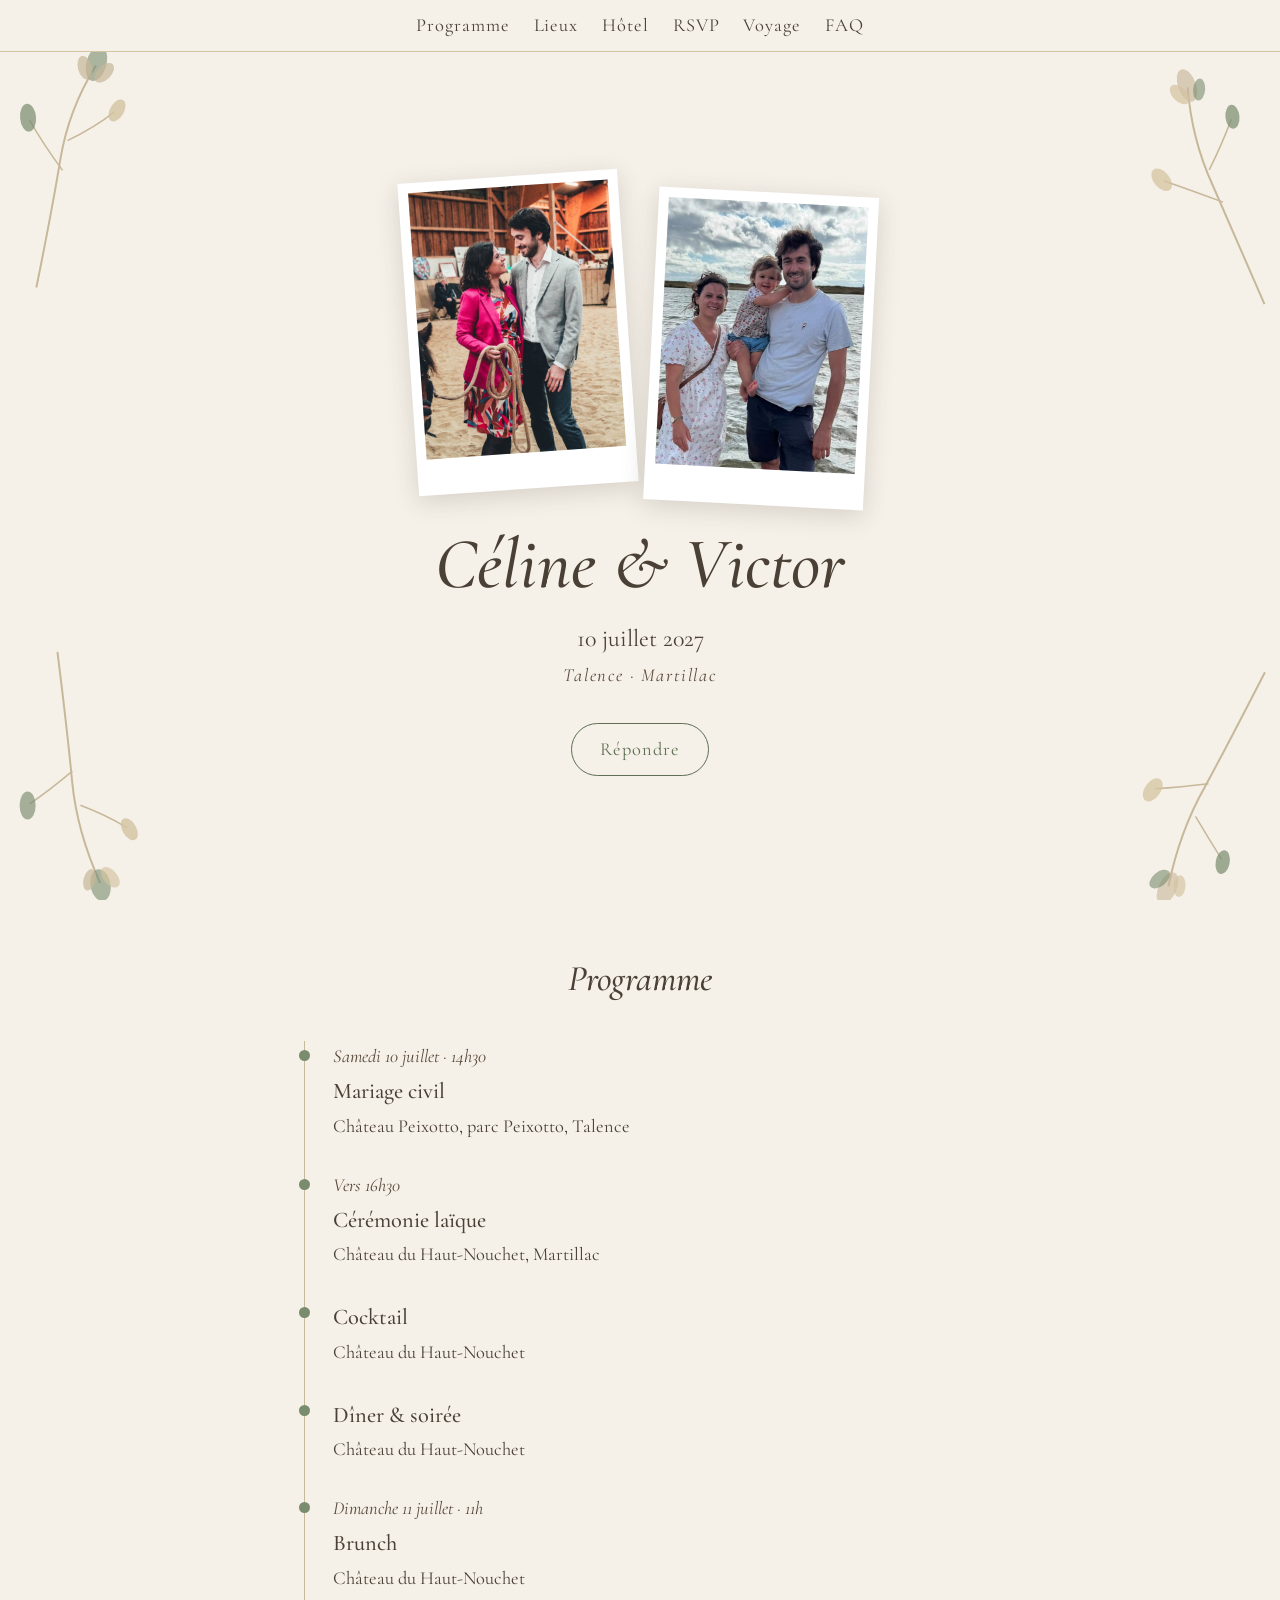
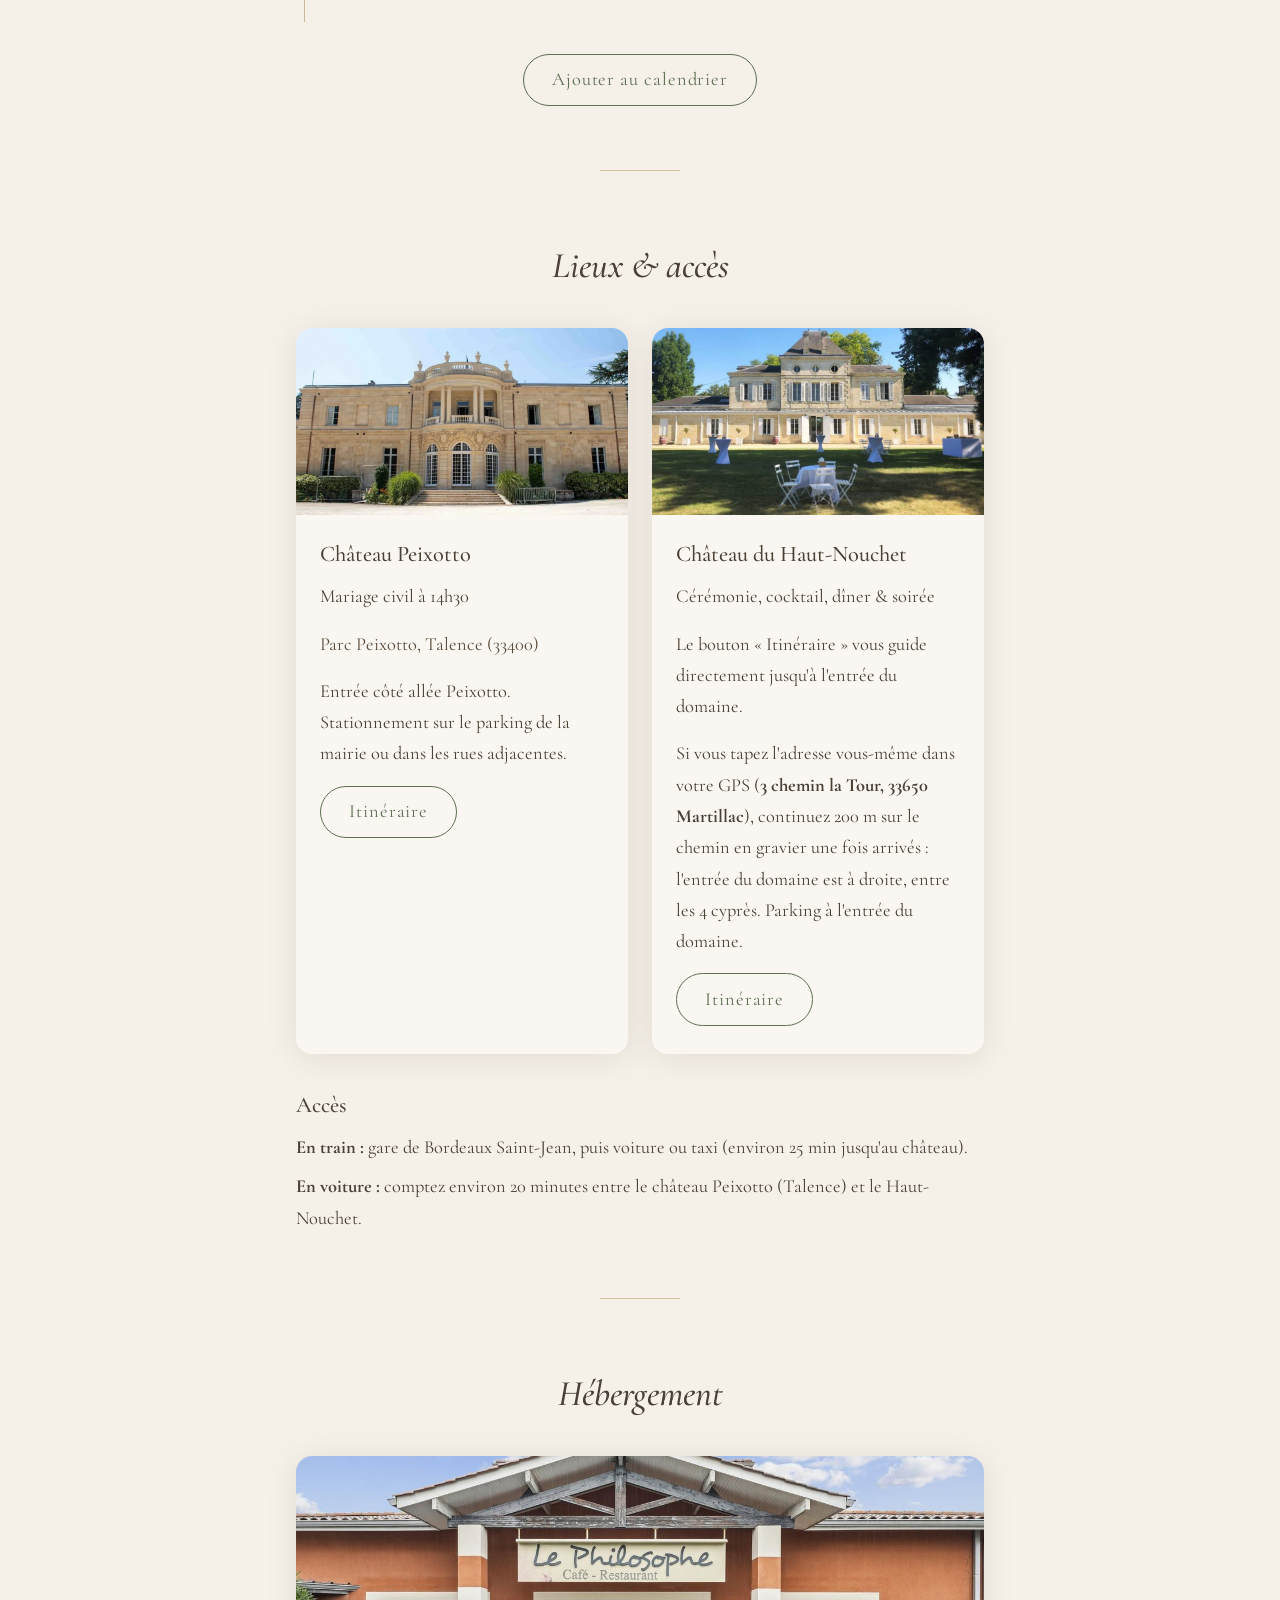
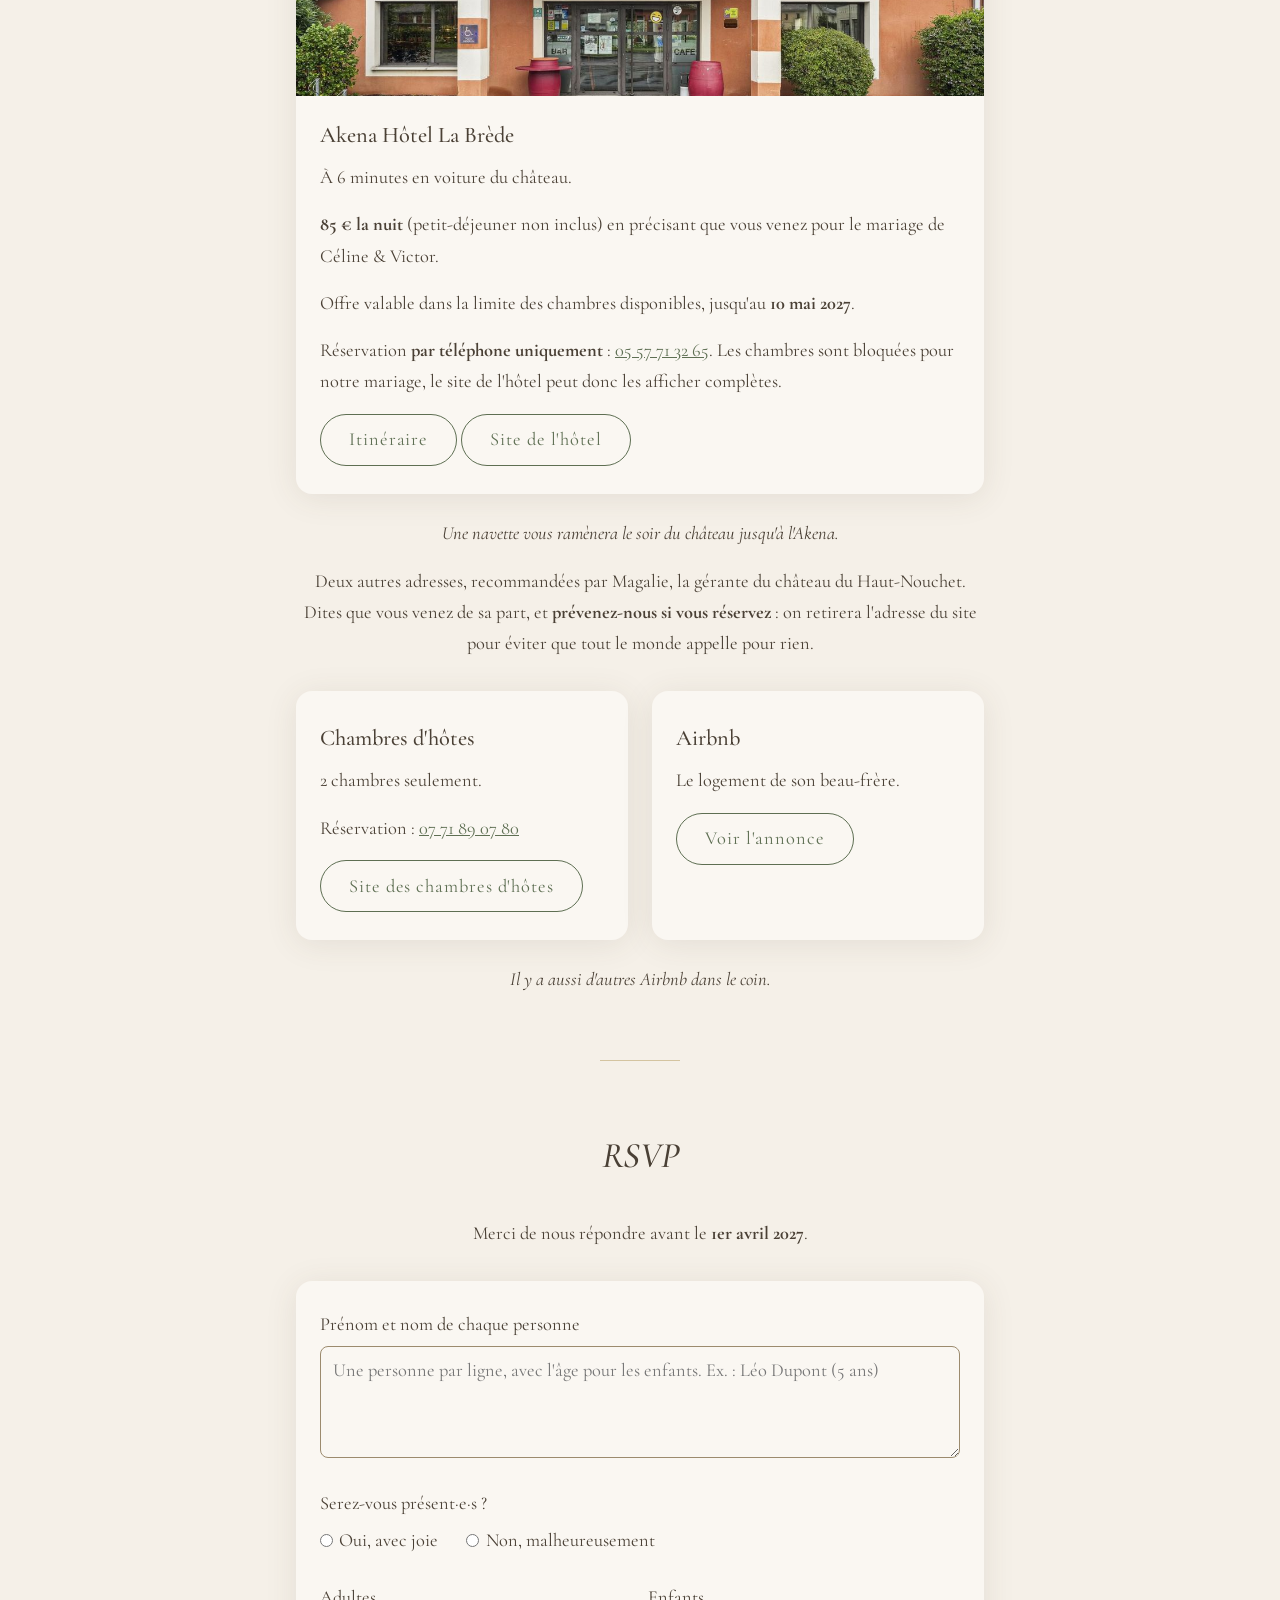
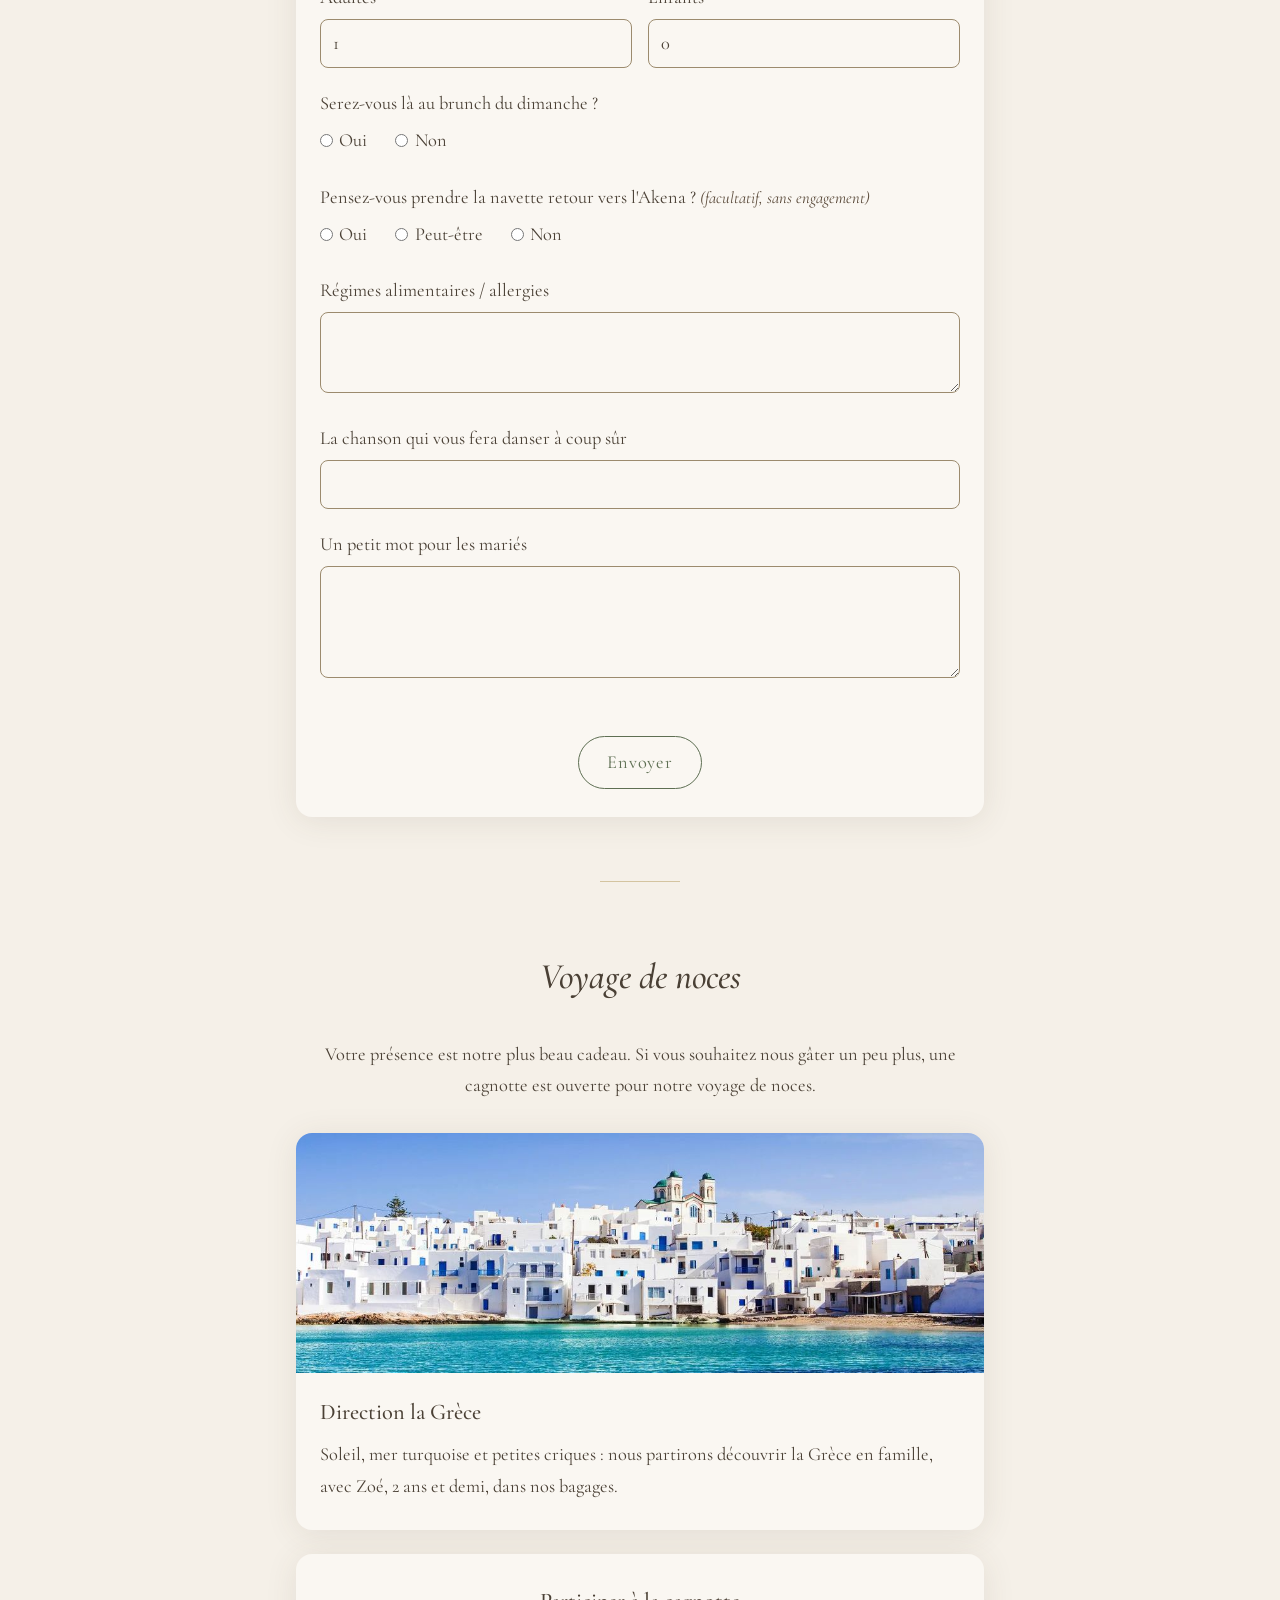
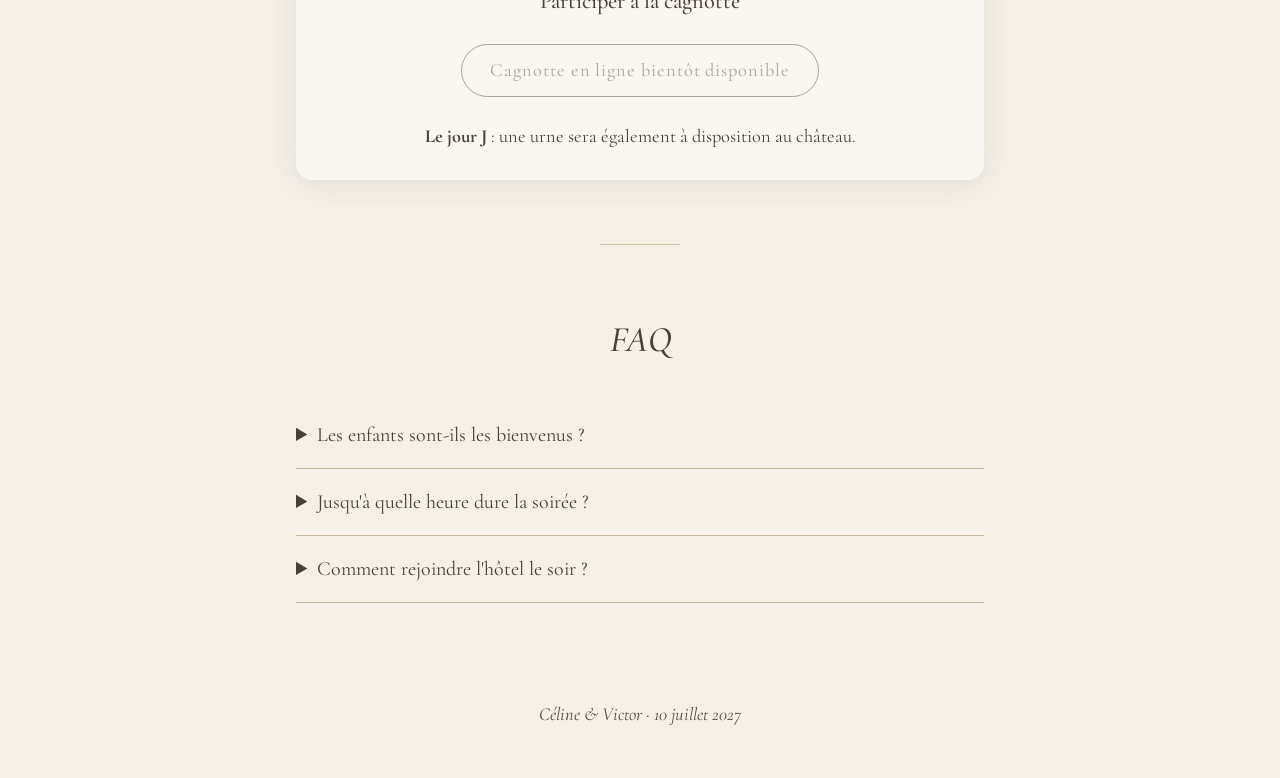
<file: index.html>
<!DOCTYPE html>
<html lang="fr">
<head>
  <meta charset="UTF-8" />
  <meta name="robots" content="noindex" />
  <meta name="viewport" content="width=device-width, initial-scale=1.0" />
  <title>Céline & Victor — 10 juillet 2027</title>
  <meta name="description" content="Mariage de Céline & Victor, 10 juillet 2027, Talence & Martillac" />
  <meta property="og:title" content="Céline &amp; Victor — 10 juillet 2027" />
  <meta property="og:description" content="Programme, lieux, hébergement et RSVP de notre mariage." />
  <!-- ponytail: URL absolue de l'emplacement final (racine), valide après le lancement -->
  <meta property="og:image" content="https://vico4445.github.io/site_mariage/photos/Photo_celine_victor.jpeg" />
  <meta property="og:type" content="website" />
  <link rel="icon" href="data:image/svg+xml,<svg xmlns='http://www.w3.org/2000/svg' viewBox='0 0 100 100'><text y='.9em' font-size='90' fill='%237a8c6e'>♡</text></svg>" />
  <link rel="preconnect" href="https://fonts.googleapis.com" />
  <link href="https://fonts.googleapis.com/css2?family=Cormorant+Garamond:ital,wght@0,400;0,500;1,400&display=swap" rel="stylesheet" />
  <link rel="stylesheet" href="style.css?v=5" />
</head>
<body>

  <nav class="nav" aria-label="Sections">
    <a href="#programme">Programme</a>
    <a href="#lieux">Lieux</a>
    <a href="#hebergement">Hôtel</a>
    <a href="#rsvp">RSVP</a>
    <a href="#voyage">Voyage</a>
    <a href="#faq">FAQ</a>
  </nav>

  <header id="accueil" class="hero">
    <div class="flowers" aria-hidden="true">
      <!-- top-left -->
      <svg class="flower flower--tl" viewBox="0 0 200 300" fill="none" xmlns="http://www.w3.org/2000/svg">
        <path d="M100 280 Q95 200 90 150 Q85 100 100 50" stroke="#c8b89a" stroke-width="2" />
        <path d="M95 160 Q70 140 50 120" stroke="#c8b89a" stroke-width="1.5" />
        <ellipse cx="48" cy="118" rx="8" ry="14" fill="#7a8c6e" opacity="0.7" transform="rotate(-20 48 118)" />
        <path d="M92 130 Q115 110 130 90" stroke="#c8b89a" stroke-width="1.5" />
        <ellipse cx="132" cy="88" rx="7" ry="12" fill="#d4c4a0" opacity="0.8" transform="rotate(15 132 88)" />
        <ellipse cx="100" cy="48" rx="10" ry="18" fill="#7a8c6e" opacity="0.6" />
        <ellipse cx="90" cy="55" rx="7" ry="12" fill="#c8b89a" opacity="0.7" transform="rotate(-30 90 55)" />
        <ellipse cx="110" cy="55" rx="7" ry="12" fill="#c8b89a" opacity="0.7" transform="rotate(30 110 55)" />
      </svg>
      <!-- top-right -->
      <svg class="flower flower--tr" viewBox="0 0 200 300" fill="none" xmlns="http://www.w3.org/2000/svg">
        <path d="M100 280 Q105 200 108 150 Q112 100 98 50" stroke="#c8b89a" stroke-width="2" />
        <path d="M104 170 Q130 148 152 130" stroke="#c8b89a" stroke-width="1.5" />
        <ellipse cx="154" cy="128" rx="8" ry="13" fill="#d4c4a0" opacity="0.75" transform="rotate(20 154 128)" />
        <path d="M106 135 Q85 115 68 95" stroke="#c8b89a" stroke-width="1.5" />
        <ellipse cx="66" cy="93" rx="7" ry="12" fill="#7a8c6e" opacity="0.7" transform="rotate(-15 66 93)" />
        <ellipse cx="98" cy="48" rx="9" ry="17" fill="#c8b89a" opacity="0.65" />
        <ellipse cx="88" cy="56" rx="6" ry="11" fill="#7a8c6e" opacity="0.6" transform="rotate(-25 88 56)" />
        <ellipse cx="108" cy="54" rx="7" ry="12" fill="#d4c4a0" opacity="0.7" transform="rotate(25 108 54)" />
      </svg>
      <!-- bottom-left -->
      <svg class="flower flower--bl" viewBox="0 0 200 300" fill="none" xmlns="http://www.w3.org/2000/svg">
        <path d="M100 20 Q96 100 92 150 Q88 200 102 255" stroke="#c8b89a" stroke-width="2" />
        <path d="M94 140 Q68 155 46 165" stroke="#c8b89a" stroke-width="1.5" />
        <ellipse cx="44" cy="166" rx="8" ry="14" fill="#7a8c6e" opacity="0.65" transform="rotate(10 44 166)" />
        <path d="M96 175 Q118 188 138 205" stroke="#c8b89a" stroke-width="1.5" />
        <ellipse cx="140" cy="207" rx="7" ry="12" fill="#d4c4a0" opacity="0.8" transform="rotate(-20 140 207)" />
        <ellipse cx="102" cy="257" rx="10" ry="16" fill="#7a8c6e" opacity="0.6" />
        <ellipse cx="92" cy="250" rx="6" ry="11" fill="#c8b89a" opacity="0.7" transform="rotate(25 92 250)" />
        <ellipse cx="113" cy="251" rx="7" ry="12" fill="#d4c4a0" opacity="0.65" transform="rotate(-30 113 251)" />
      </svg>
      <!-- bottom-right -->
      <svg class="flower flower--br" viewBox="0 0 200 300" fill="none" xmlns="http://www.w3.org/2000/svg">
        <path d="M100 20 Q103 100 106 150 Q110 200 97 255" stroke="#c8b89a" stroke-width="2" />
        <path d="M104 145 Q128 160 150 172" stroke="#c8b89a" stroke-width="1.5" />
        <ellipse cx="152" cy="174" rx="8" ry="13" fill="#d4c4a0" opacity="0.75" transform="rotate(-10 152 174)" />
        <path d="M102 180 Q80 195 60 208" stroke="#c8b89a" stroke-width="1.5" />
        <ellipse cx="58" cy="210" rx="7" ry="12" fill="#7a8c6e" opacity="0.7" transform="rotate(15 58 210)" />
        <ellipse cx="97" cy="257" rx="9" ry="17" fill="#c8b89a" opacity="0.6" />
        <ellipse cx="87" cy="250" rx="6" ry="11" fill="#d4c4a0" opacity="0.65" transform="rotate(20 87 250)" />
        <ellipse cx="108" cy="252" rx="7" ry="12" fill="#7a8c6e" opacity="0.6" transform="rotate(-25 108 252)" />
      </svg>
    </div>
    <div class="hero-content">
      <div class="polas">
        <figure class="pola"><img src="photos/Photo_celine_victor.jpeg" width="600" height="902" alt="Céline et Victor" /></figure>
        <figure class="pola"><img src="photos/a-trois.jpg" width="600" height="807" alt="Céline, Victor et leur fille" /></figure>
      </div>
      <p class="names">Céline &amp; Victor</p>
      <p class="hero-date">10 juillet 2027</p>
      <p class="hero-place">Talence · Martillac</p>
      <a class="btn" href="#rsvp">Répondre</a>
    </div>
  </header>

  <main>
    <section class="section" id="programme">
      <h2 class="section-title">Programme</h2>
      <ol class="timeline">
        <li>
          <time datetime="2027-07-10T14:30">Samedi 10 juillet · 14h30</time>
          <h3>Mariage civil</h3>
          <p>Château Peixotto, parc Peixotto, Talence</p>
        </li>
        <li>
          <time datetime="2027-07-10T16:30">Vers 16h30</time>
          <h3>Cérémonie laïque</h3>
          <p>Château du Haut-Nouchet, Martillac</p>
        </li>
        <li>
          <h3>Cocktail</h3>
          <p>Château du Haut-Nouchet</p>
        </li>
        <li>
          <h3>Dîner &amp; soirée</h3>
          <p>Château du Haut-Nouchet</p>
        </li>
        <li>
          <time datetime="2027-07-11T11:00">Dimanche 11 juillet · 11h</time>
          <h3>Brunch</h3>
          <p>Château du Haut-Nouchet</p>
        </li>
      </ol>
      <p class="center"><a class="btn" href="mariage.ics" download>Ajouter au calendrier</a></p>
    </section>

    <div class="ornament" aria-hidden="true"></div>

    <section class="section" id="lieux">
      <h2 class="section-title">Lieux &amp; accès</h2>
      <div class="cards">
        <article class="card">
          <img class="card-img" src="photos/peixotto.jpg" width="1200" height="578" alt="Façade du château Peixotto" loading="lazy" />
          <h3>Château Peixotto</h3>
          <p>Mariage civil à 14h30</p>
          <p class="address">Parc Peixotto, Talence (33400)</p>
          <p>Entrée côté allée Peixotto. Stationnement sur le parking de la mairie ou dans les rues adjacentes.</p>
          <a class="btn" target="_blank" rel="noopener" href="https://www.google.com/maps/search/?api=1&amp;query=Ch%C3%A2teau%20Peixotto%20Talence">Itinéraire</a>
        </article>
        <article class="card">
          <img class="card-img" src="photos/haut-nouchet.jpg" width="960" height="640" alt="Le château du Haut-Nouchet et son parc" loading="lazy" />
          <h3>Château du Haut-Nouchet</h3>
          <p>Cérémonie, cocktail, dîner &amp; soirée</p>
          <p>Le bouton « Itinéraire » vous guide directement jusqu'à l'entrée du domaine.</p>
          <p>Si vous tapez l'adresse vous-même dans votre GPS (<strong>3 chemin la Tour, 33650 Martillac</strong>), continuez 200 m sur le chemin en gravier une fois arrivés : l'entrée du domaine est à droite, entre les 4 cyprès. Parking à l'entrée du domaine.</p>
          <a class="btn" target="_blank" rel="noopener" href="https://maps.app.goo.gl/7JC45b2VaF2ee1o2A">Itinéraire</a>
        </article>
      </div>
      <div class="access">
        <h3>Accès</h3>
        <p><strong>En train :</strong> gare de Bordeaux Saint-Jean, puis voiture ou taxi (environ 25 min jusqu'au château).</p>
        <p><strong>En voiture :</strong> comptez environ 20 minutes entre le château Peixotto (Talence) et le Haut-Nouchet.</p>
      </div>
    </section>

    <div class="ornament" aria-hidden="true"></div>

    <section class="section" id="hebergement">
      <h2 class="section-title">Hébergement</h2>
      <article class="card">
        <img class="card-img" src="photos/akena.jpg" width="1200" height="808" alt="Entrée de l'hôtel Akena La Brède" loading="lazy" />
        <h3>Akena Hôtel La Brède</h3>
        <p>À 6 minutes en voiture du château.</p>
        <p><strong>85 € la nuit</strong> (petit-déjeuner non inclus) en précisant que vous venez pour le mariage de Céline &amp; Victor.</p>
        <p>Offre valable dans la limite des chambres disponibles, jusqu'au <strong>10 mai 2027</strong>.</p>
        <p>Réservation <strong>par téléphone uniquement</strong> : <a href="tel:+33557713265">05 57 71 32 65</a>. Les chambres sont bloquées pour notre mariage, le site de l'hôtel peut donc les afficher complètes.</p>
        <a class="btn" target="_blank" rel="noopener" href="https://www.google.com/maps/search/?api=1&amp;query=Relais%20Akena%20La%20Br%C3%A8de%20Hotel">Itinéraire</a>
        <a class="btn" target="_blank" rel="noopener" href="https://akenahotels.com/hotel-bordeaux-la-brede/">Site de l'hôtel</a>
      </article>
      <!-- À COMPLÉTER : horaires de la navette -->
      <p class="note">Une navette vous ramènera le soir du château jusqu'à l'Akena.</p>

      <p class="intro">Deux autres adresses, recommandées par Magalie, la gérante du château du Haut-Nouchet. Dites que vous venez de sa part, et <strong>prévenez-nous si vous réservez</strong> : on retirera l'adresse du site pour éviter que tout le monde appelle pour rien.</p>
      <div class="cards">
        <article class="card">
          <h3>Chambres d'hôtes</h3>
          <p>2 chambres seulement.</p>
          <p>Réservation : <a href="tel:+33771890780">07 71 89 07 80</a></p>
          <a class="btn" target="_blank" rel="noopener" href="https://vignodebas.com/">Site des chambres d'hôtes</a>
        </article>
        <article class="card">
          <h3>Airbnb</h3>
          <p>Le logement de son beau-frère.</p>
          <a class="btn" target="_blank" rel="noopener" href="https://www.airbnb.fr/rooms/1493377400792747964">Voir l'annonce</a>
        </article>
      </div>
      <p class="note">Il y a aussi d'autres Airbnb dans le coin.</p>
    </section>

    <div class="ornament" aria-hidden="true"></div>

    <section class="section" id="rsvp">
      <h2 class="section-title">RSVP</h2>
      <p class="intro">Merci de nous répondre avant le <strong>1er avril 2027</strong>.</p>
      <form id="rsvp-form" class="rsvp-form card">
        <div class="field">
          <label for="noms">Prénom et nom de chaque personne</label>
          <textarea id="noms" name="noms" rows="3" required placeholder="Une personne par ligne, avec l'âge pour les enfants. Ex. : Léo Dupont (5 ans)"></textarea>
        </div>

        <fieldset class="field">
          <legend>Serez-vous présent·e·s ?</legend>
          <label><input type="radio" id="presence-oui" name="presence" value="oui" required /> Oui, avec joie</label>
          <label><input type="radio" id="presence-non" name="presence" value="non" /> Non, malheureusement</label>
        </fieldset>

        <fieldset class="si-present">
          <div class="field-row">
            <div class="field">
              <label for="adultes">Adultes</label>
              <input type="number" id="adultes" name="adultes" min="1" value="1" />
            </div>
            <div class="field">
              <label for="enfants">Enfants</label>
              <input type="number" id="enfants" name="enfants" min="0" value="0" />
            </div>
          </div>

          <fieldset class="field">
            <legend>Serez-vous là au brunch du dimanche ?</legend>
            <label><input type="radio" name="brunch" value="oui" required /> Oui</label>
            <label><input type="radio" name="brunch" value="non" /> Non</label>
          </fieldset>

          <fieldset class="field">
            <legend>Pensez-vous prendre la navette retour vers l'Akena ? <small>(facultatif, sans engagement)</small></legend>
            <label><input type="radio" name="navette" value="oui" /> Oui</label>
            <label><input type="radio" name="navette" value="peut-etre" /> Peut-être</label>
            <label><input type="radio" name="navette" value="non" /> Non</label>
          </fieldset>

          <div class="field">
            <label for="regimes">Régimes alimentaires / allergies</label>
            <textarea id="regimes" name="regimes" rows="2"></textarea>
          </div>

          <div class="field">
            <label for="chanson">La chanson qui vous fera danser à coup sûr</label>
            <input type="text" id="chanson" name="chanson" />
          </div>
        </fieldset>

        <div class="field">
          <label for="message">Un petit mot pour les mariés</label>
          <textarea id="message" name="message" rows="3"></textarea>
        </div>

        <p class="center"><button type="submit" class="btn">Envoyer</button></p>
        <p class="rsvp-status" role="status" aria-live="polite"></p>
      </form>
    </section>

    <div class="ornament" aria-hidden="true"></div>

    <section class="section" id="voyage">
      <h2 class="section-title">Voyage de noces</h2>
      <p class="intro">Votre présence est notre plus beau cadeau. Si vous souhaitez nous gâter un peu plus, une cagnotte est ouverte pour notre voyage de noces.</p>
      <article class="card">
        <img class="card-img" src="photos/grece.jpg" width="1090" height="908" alt="Village blanc au bord de la mer en Grèce" loading="lazy" />
        <h3>Direction la Grèce</h3>
        <p>Soleil, mer turquoise et petites criques : nous partirons découvrir la Grèce en famille, avec Zoé, 2 ans et demi, dans nos bagages.</p>
      </article>
      <article class="card cagnotte">
        <h3>Participer à la cagnotte</h3>
        <!-- TODO cagnotte : remettre quand validée
        <a class="btn" target="_blank" rel="noopener" href="https://www.millemercismariage.com/celine_victor/liste.html">Participer en ligne</a>
        -->
        <span class="btn btn-disabled" aria-disabled="true">Cagnotte en ligne bientôt disponible</span>
        <p><strong>Le jour J</strong> : une urne sera également à disposition au château.</p>
      </article>
    </section>

    <div class="ornament" aria-hidden="true"></div>

    <section class="section" id="faq">
      <h2 class="section-title">FAQ</h2>
      <div class="faq">
        <details>
          <summary>Les enfants sont-ils les bienvenus ?</summary>
          <p>Oui, les enfants sont invités ! Ils restent sous la responsabilité de leurs parents, mais deux baby-sitters seront là pour s'occuper d'eux pendant le repas et la soirée.</p>
        </details>
        <details>
          <summary>Jusqu'à quelle heure dure la soirée ?</summary>
          <p>La fête se prolongera jusqu'à 4h du matin !</p>
        </details>
        <details>
          <summary>Comment rejoindre l'hôtel le soir ?</summary>
          <p>Une navette vous ramènera du château jusqu'à l'Akena La Brède en fin de soirée.</p>
        </details>
      </div>
    </section>
  </main>

  <footer class="footer">Céline &amp; Victor · 10 juillet 2027</footer>

  <script src="rsvp.js" defer></script>
</body>
</html>
</file>
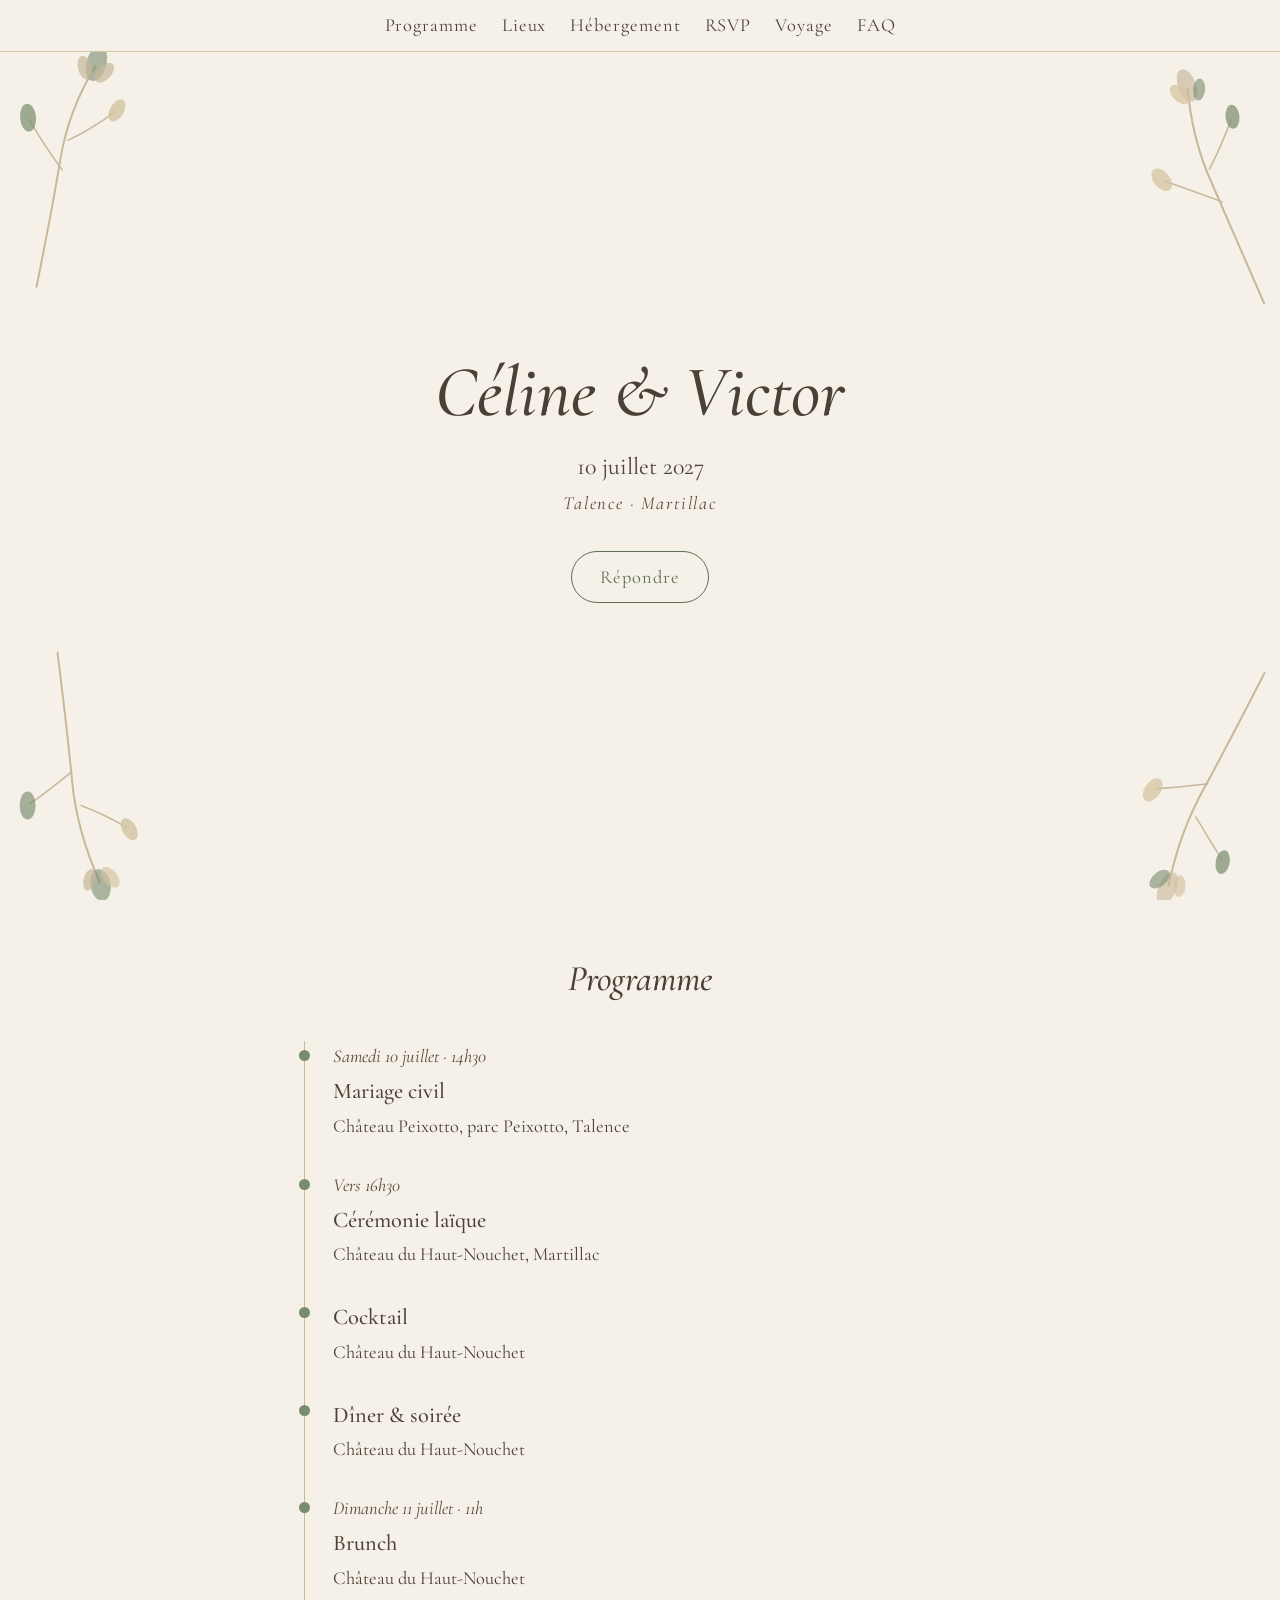
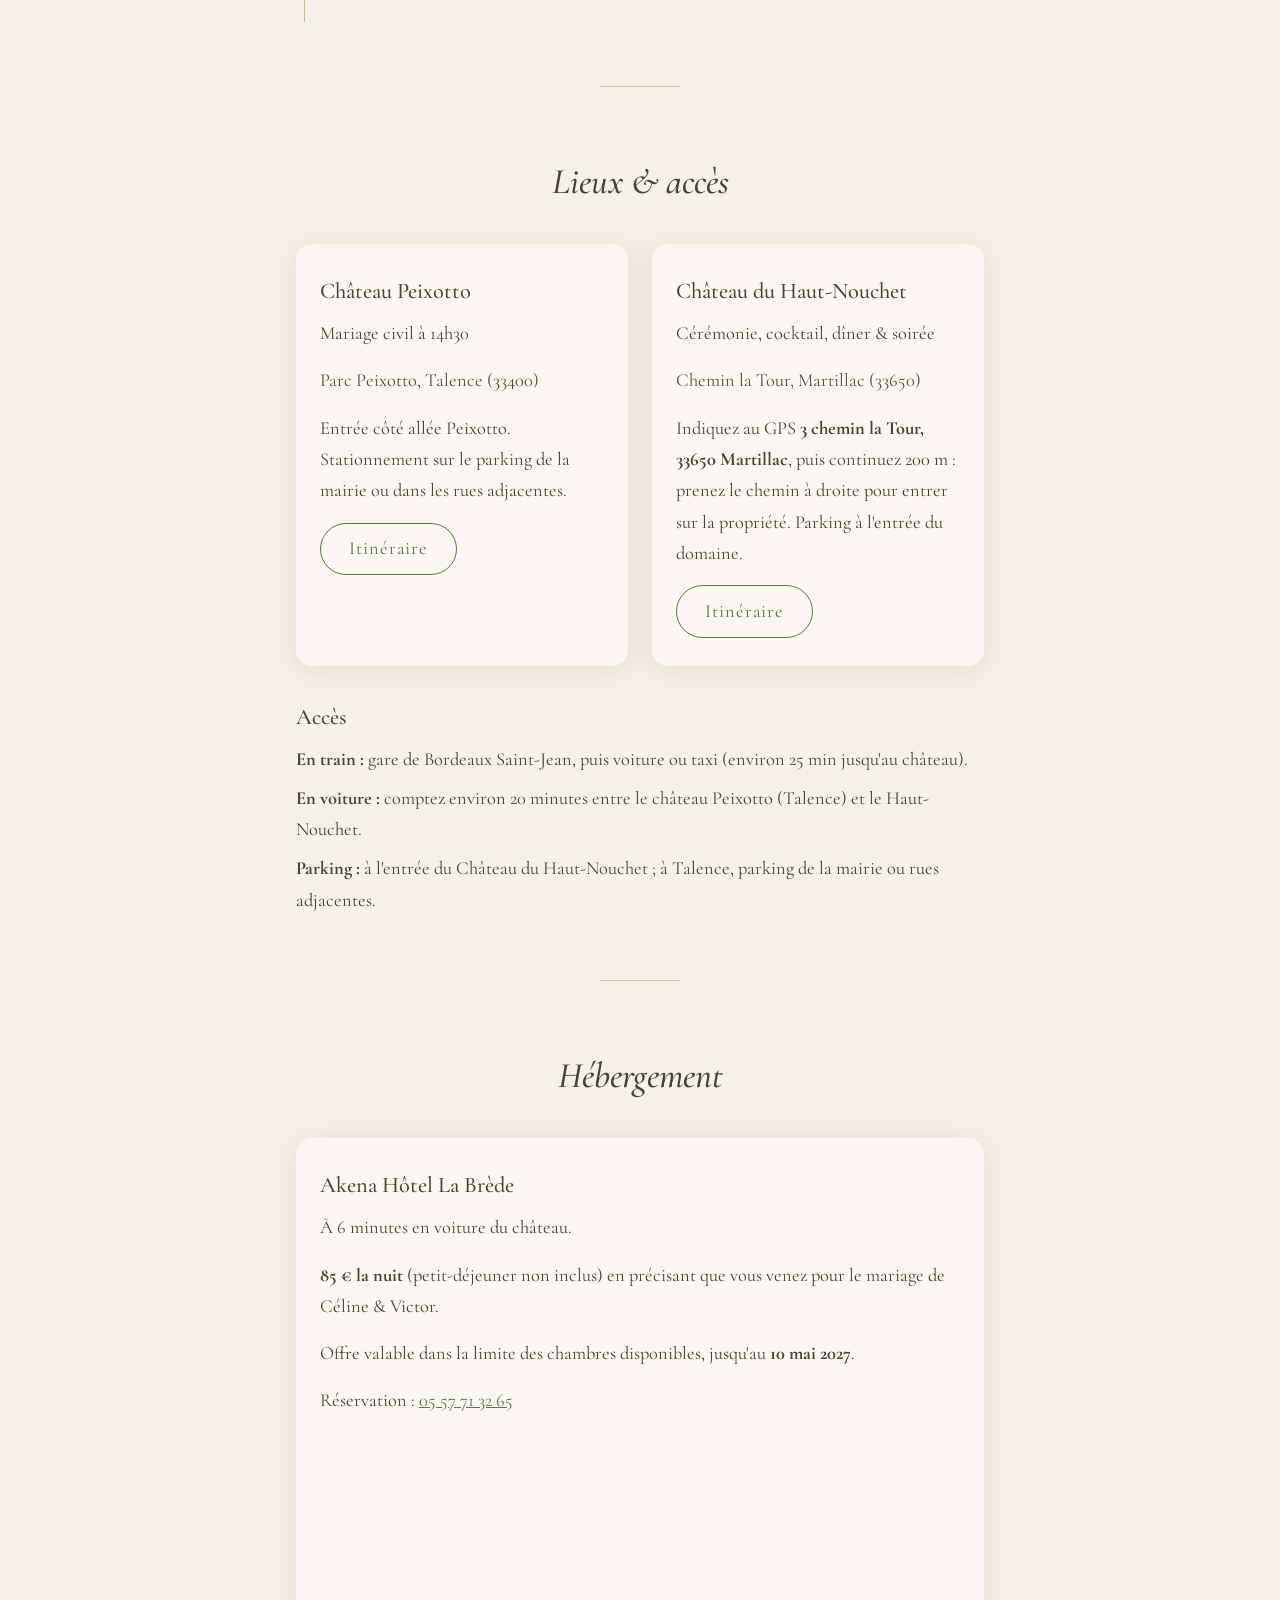
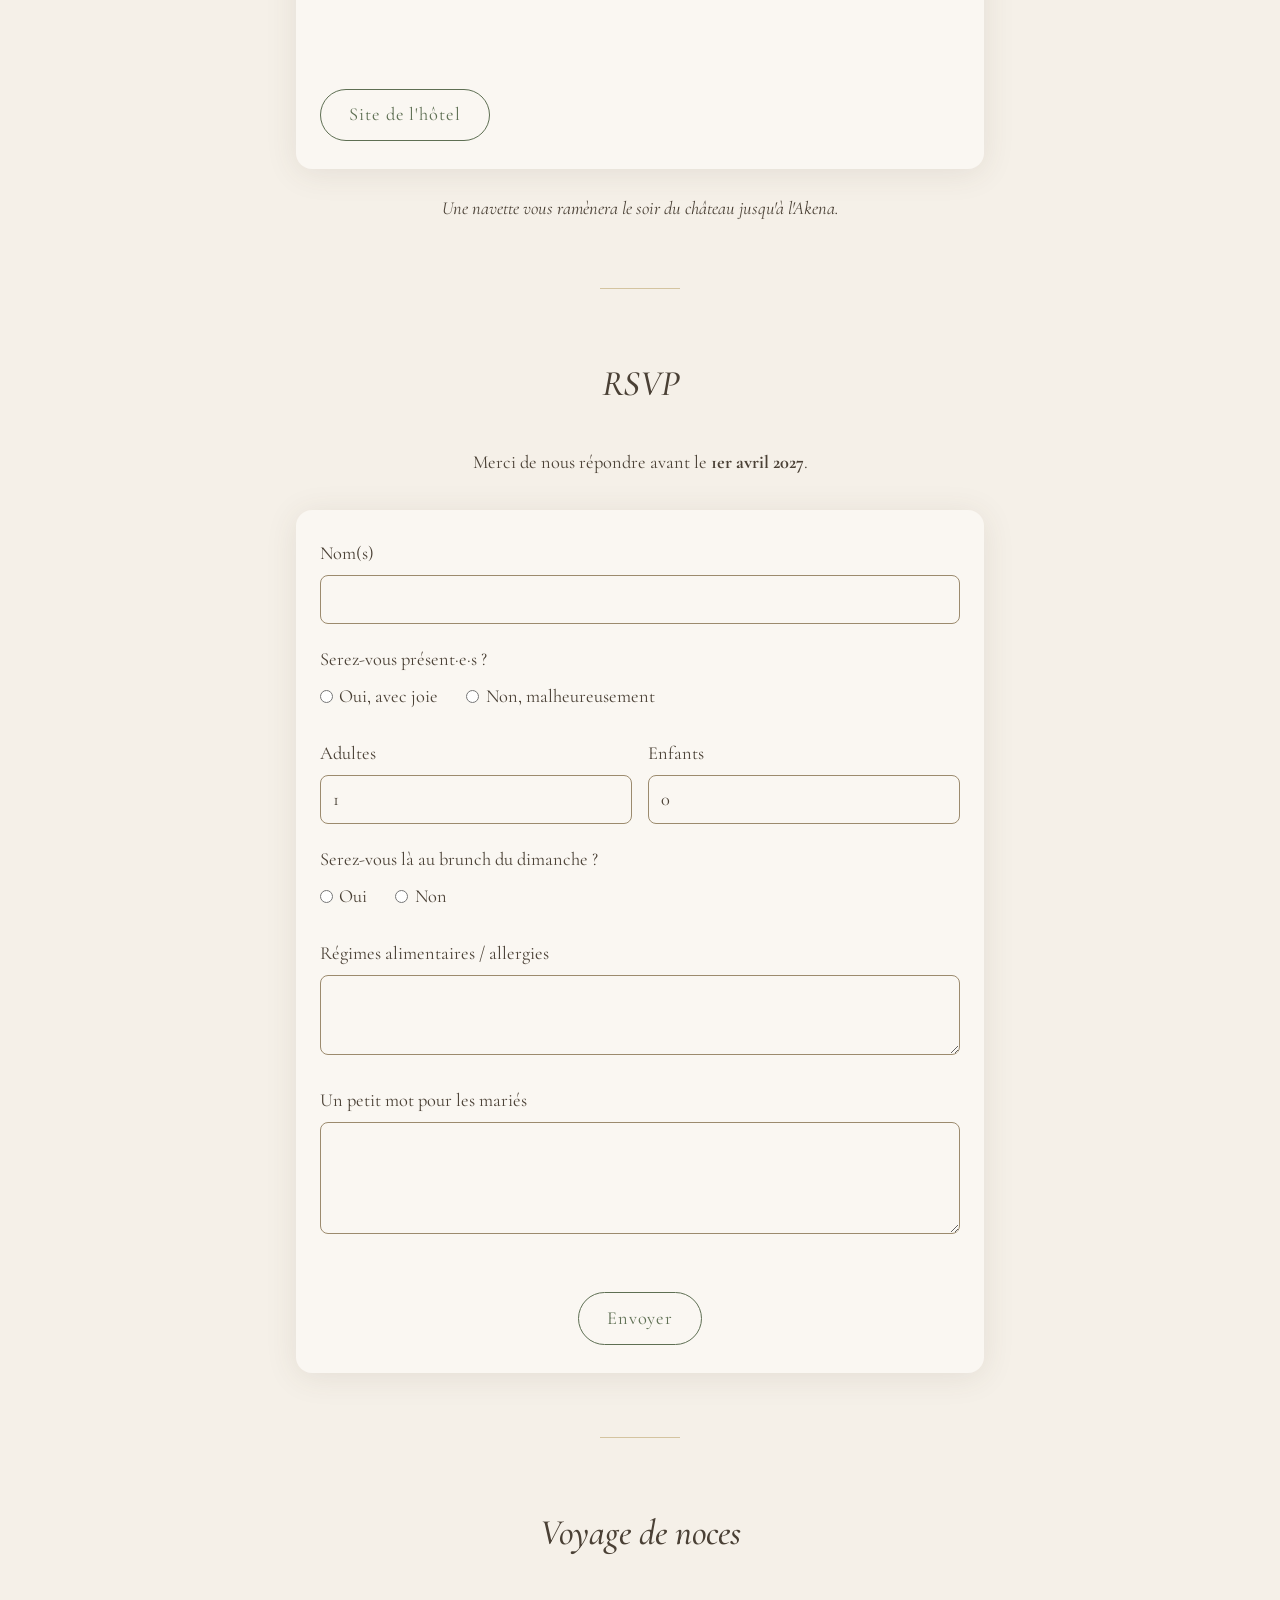
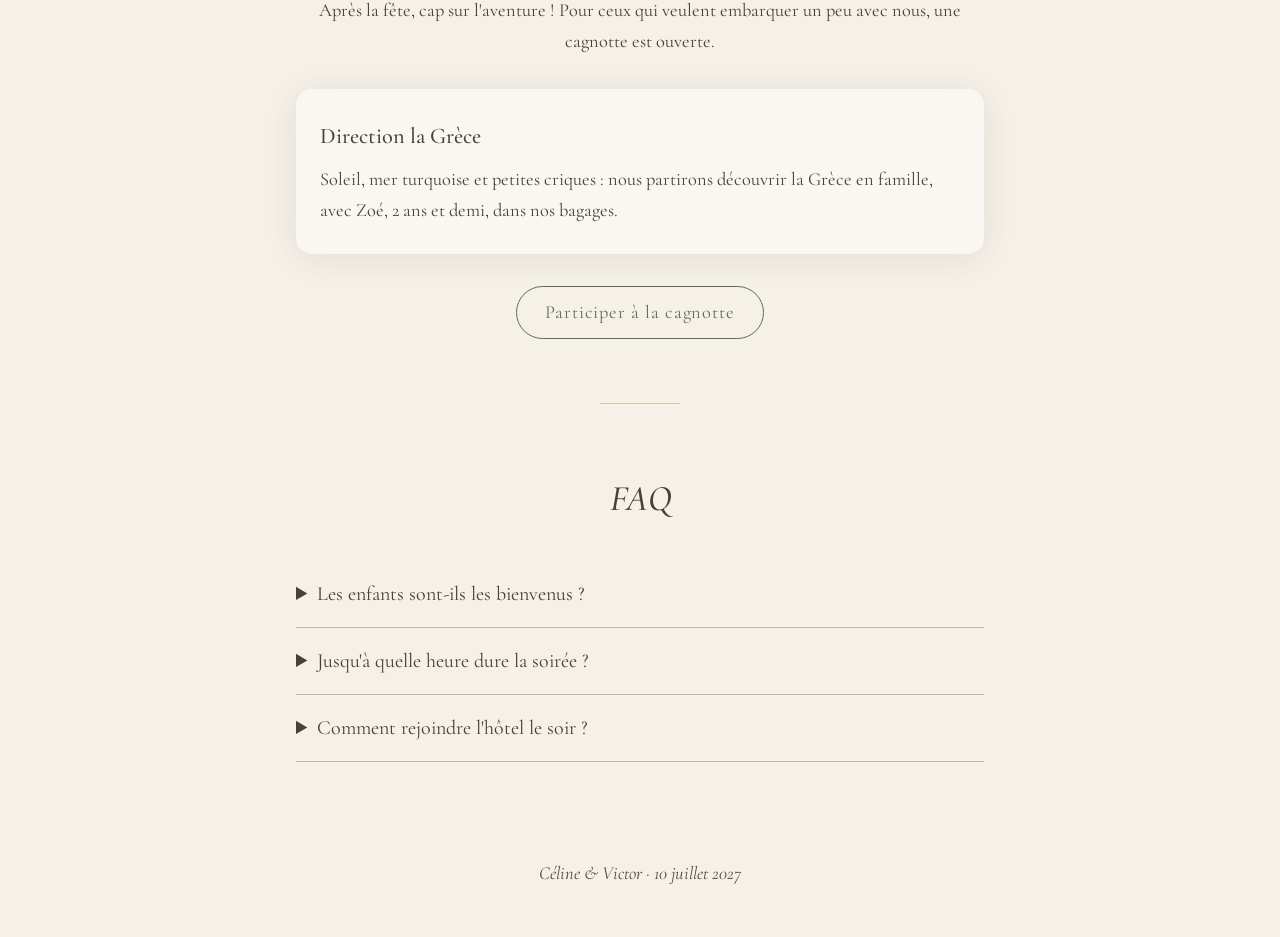
<file: apercu-c7v2q9/index.html>
<!DOCTYPE html>
<html lang="fr">
<head>
  <meta charset="UTF-8" />
  <meta name="viewport" content="width=device-width, initial-scale=1.0" />
  <title>Céline & Victor — 10 juillet 2027</title>
  <meta name="description" content="Mariage de Céline & Victor, 10 juillet 2027, Talence & Martillac" />
  <link rel="preconnect" href="https://fonts.googleapis.com" />
  <link href="https://fonts.googleapis.com/css2?family=Cormorant+Garamond:ital,wght@0,400;0,500;1,400&display=swap" rel="stylesheet" />
  <link rel="stylesheet" href="style.css" />
</head>
<body>

  <nav class="nav" aria-label="Sections">
    <a href="#programme">Programme</a>
    <a href="#lieux">Lieux</a>
    <a href="#hebergement">Hébergement</a>
    <a href="#rsvp">RSVP</a>
    <a href="#voyage">Voyage</a>
    <a href="#faq">FAQ</a>
  </nav>

  <header id="accueil" class="hero">
    <div class="flowers" aria-hidden="true">
      <!-- top-left -->
      <svg class="flower flower--tl" viewBox="0 0 200 300" fill="none" xmlns="http://www.w3.org/2000/svg">
        <path d="M100 280 Q95 200 90 150 Q85 100 100 50" stroke="#c8b89a" stroke-width="2" />
        <path d="M95 160 Q70 140 50 120" stroke="#c8b89a" stroke-width="1.5" />
        <ellipse cx="48" cy="118" rx="8" ry="14" fill="#7a8c6e" opacity="0.7" transform="rotate(-20 48 118)" />
        <path d="M92 130 Q115 110 130 90" stroke="#c8b89a" stroke-width="1.5" />
        <ellipse cx="132" cy="88" rx="7" ry="12" fill="#d4c4a0" opacity="0.8" transform="rotate(15 132 88)" />
        <ellipse cx="100" cy="48" rx="10" ry="18" fill="#7a8c6e" opacity="0.6" />
        <ellipse cx="90" cy="55" rx="7" ry="12" fill="#c8b89a" opacity="0.7" transform="rotate(-30 90 55)" />
        <ellipse cx="110" cy="55" rx="7" ry="12" fill="#c8b89a" opacity="0.7" transform="rotate(30 110 55)" />
      </svg>
      <!-- top-right -->
      <svg class="flower flower--tr" viewBox="0 0 200 300" fill="none" xmlns="http://www.w3.org/2000/svg">
        <path d="M100 280 Q105 200 108 150 Q112 100 98 50" stroke="#c8b89a" stroke-width="2" />
        <path d="M104 170 Q130 148 152 130" stroke="#c8b89a" stroke-width="1.5" />
        <ellipse cx="154" cy="128" rx="8" ry="13" fill="#d4c4a0" opacity="0.75" transform="rotate(20 154 128)" />
        <path d="M106 135 Q85 115 68 95" stroke="#c8b89a" stroke-width="1.5" />
        <ellipse cx="66" cy="93" rx="7" ry="12" fill="#7a8c6e" opacity="0.7" transform="rotate(-15 66 93)" />
        <ellipse cx="98" cy="48" rx="9" ry="17" fill="#c8b89a" opacity="0.65" />
        <ellipse cx="88" cy="56" rx="6" ry="11" fill="#7a8c6e" opacity="0.6" transform="rotate(-25 88 56)" />
        <ellipse cx="108" cy="54" rx="7" ry="12" fill="#d4c4a0" opacity="0.7" transform="rotate(25 108 54)" />
      </svg>
      <!-- bottom-left -->
      <svg class="flower flower--bl" viewBox="0 0 200 300" fill="none" xmlns="http://www.w3.org/2000/svg">
        <path d="M100 20 Q96 100 92 150 Q88 200 102 255" stroke="#c8b89a" stroke-width="2" />
        <path d="M94 140 Q68 155 46 165" stroke="#c8b89a" stroke-width="1.5" />
        <ellipse cx="44" cy="166" rx="8" ry="14" fill="#7a8c6e" opacity="0.65" transform="rotate(10 44 166)" />
        <path d="M96 175 Q118 188 138 205" stroke="#c8b89a" stroke-width="1.5" />
        <ellipse cx="140" cy="207" rx="7" ry="12" fill="#d4c4a0" opacity="0.8" transform="rotate(-20 140 207)" />
        <ellipse cx="102" cy="257" rx="10" ry="16" fill="#7a8c6e" opacity="0.6" />
        <ellipse cx="92" cy="250" rx="6" ry="11" fill="#c8b89a" opacity="0.7" transform="rotate(25 92 250)" />
        <ellipse cx="113" cy="251" rx="7" ry="12" fill="#d4c4a0" opacity="0.65" transform="rotate(-30 113 251)" />
      </svg>
      <!-- bottom-right -->
      <svg class="flower flower--br" viewBox="0 0 200 300" fill="none" xmlns="http://www.w3.org/2000/svg">
        <path d="M100 20 Q103 100 106 150 Q110 200 97 255" stroke="#c8b89a" stroke-width="2" />
        <path d="M104 145 Q128 160 150 172" stroke="#c8b89a" stroke-width="1.5" />
        <ellipse cx="152" cy="174" rx="8" ry="13" fill="#d4c4a0" opacity="0.75" transform="rotate(-10 152 174)" />
        <path d="M102 180 Q80 195 60 208" stroke="#c8b89a" stroke-width="1.5" />
        <ellipse cx="58" cy="210" rx="7" ry="12" fill="#7a8c6e" opacity="0.7" transform="rotate(15 58 210)" />
        <ellipse cx="97" cy="257" rx="9" ry="17" fill="#c8b89a" opacity="0.6" />
        <ellipse cx="87" cy="250" rx="6" ry="11" fill="#d4c4a0" opacity="0.65" transform="rotate(20 87 250)" />
        <ellipse cx="108" cy="252" rx="7" ry="12" fill="#7a8c6e" opacity="0.6" transform="rotate(-25 108 252)" />
      </svg>
    </div>
    <div class="hero-content">
      <p class="names">Céline &amp; Victor</p>
      <p class="hero-date">10 juillet 2027</p>
      <p class="hero-place">Talence · Martillac</p>
      <a class="btn" href="#rsvp">Répondre</a>
    </div>
  </header>

  <main>
    <section class="section" id="programme">
      <h2 class="section-title">Programme</h2>
      <ol class="timeline">
        <li>
          <time datetime="2027-07-10T14:30">Samedi 10 juillet · 14h30</time>
          <h3>Mariage civil</h3>
          <p>Château Peixotto, parc Peixotto, Talence</p>
        </li>
        <li>
          <time datetime="2027-07-10T16:30">Vers 16h30</time>
          <h3>Cérémonie laïque</h3>
          <p>Château du Haut-Nouchet, Martillac</p>
        </li>
        <li>
          <h3>Cocktail</h3>
          <p>Château du Haut-Nouchet</p>
        </li>
        <li>
          <h3>Dîner &amp; soirée</h3>
          <p>Château du Haut-Nouchet</p>
        </li>
        <li>
          <time datetime="2027-07-11T11:00">Dimanche 11 juillet · 11h</time>
          <h3>Brunch</h3>
          <p>Château du Haut-Nouchet</p>
        </li>
      </ol>
    </section>

    <div class="ornament" aria-hidden="true"></div>

    <section class="section" id="lieux">
      <h2 class="section-title">Lieux &amp; accès</h2>
      <div class="cards">
        <article class="card">
          <h3>Château Peixotto</h3>
          <p>Mariage civil à 14h30</p>
          <p class="address">Parc Peixotto, Talence (33400)</p>
          <p>Entrée côté allée Peixotto. Stationnement sur le parking de la mairie ou dans les rues adjacentes.</p>
          <a class="btn" target="_blank" rel="noopener" href="https://www.google.com/maps/search/?api=1&amp;query=Ch%C3%A2teau%20Peixotto%20Talence">Itinéraire</a>
        </article>
        <article class="card">
          <h3>Château du Haut-Nouchet</h3>
          <p>Cérémonie, cocktail, dîner &amp; soirée</p>
          <p class="address">Chemin la Tour, Martillac (33650)</p>
          <p>Indiquez au GPS <strong>3 chemin la Tour, 33650 Martillac</strong>, puis continuez 200 m : prenez le chemin à droite pour entrer sur la propriété. Parking à l'entrée du domaine.</p>
          <a class="btn" target="_blank" rel="noopener" href="https://www.google.com/maps/search/?api=1&amp;query=3%20chemin%20la%20Tour%2033650%20Martillac">Itinéraire</a>
        </article>
      </div>
      <div class="access">
        <h3>Accès</h3>
        <p><strong>En train :</strong> gare de Bordeaux Saint-Jean, puis voiture ou taxi (environ 25 min jusqu'au château).</p>
        <p><strong>En voiture :</strong> comptez environ 20 minutes entre le château Peixotto (Talence) et le Haut-Nouchet.</p>
        <p><strong>Parking :</strong> à l'entrée du Château du Haut-Nouchet ; à Talence, parking de la mairie ou rues adjacentes.</p>
      </div>
    </section>

    <div class="ornament" aria-hidden="true"></div>

    <section class="section" id="hebergement">
      <h2 class="section-title">Hébergement</h2>
      <article class="card">
        <h3>Akena Hôtel La Brède</h3>
        <p>À 6 minutes en voiture du château.</p>
        <p><strong>85 € la nuit</strong> (petit-déjeuner non inclus) en précisant que vous venez pour le mariage de Céline &amp; Victor.</p>
        <p>Offre valable dans la limite des chambres disponibles, jusqu'au <strong>10 mai 2027</strong>.</p>
        <p>Réservation : <a href="tel:+33557713265">05 57 71 32 65</a></p>
        <iframe class="map" src="https://www.google.com/maps?q=Relais%20Akena%20La%20Br%C3%A8de%20Hotel&amp;output=embed" title="Carte : Akena Hôtel La Brède" loading="lazy" referrerpolicy="no-referrer-when-downgrade"></iframe>
        <a class="btn" target="_blank" rel="noopener" href="https://akenahotels.com/hotel-bordeaux-la-brede/">Site de l'hôtel</a>
      </article>
      <!-- À COMPLÉTER : horaires de la navette -->
      <p class="note">Une navette vous ramènera le soir du château jusqu'à l'Akena.</p>
    </section>

    <div class="ornament" aria-hidden="true"></div>

    <section class="section" id="rsvp">
      <h2 class="section-title">RSVP</h2>
      <p class="intro">Merci de nous répondre avant le <strong>1er avril 2027</strong>.</p>
      <form id="rsvp-form" class="rsvp-form card">
        <div class="field">
          <label for="noms">Nom(s)</label>
          <input type="text" id="noms" name="noms" required autocomplete="name" />
        </div>

        <fieldset class="field">
          <legend>Serez-vous présent·e·s ?</legend>
          <label><input type="radio" id="presence-oui" name="presence" value="oui" required /> Oui, avec joie</label>
          <label><input type="radio" id="presence-non" name="presence" value="non" /> Non, malheureusement</label>
        </fieldset>

        <fieldset class="si-present">
          <div class="field-row">
            <div class="field">
              <label for="adultes">Adultes</label>
              <input type="number" id="adultes" name="adultes" min="1" value="1" />
            </div>
            <div class="field">
              <label for="enfants">Enfants</label>
              <input type="number" id="enfants" name="enfants" min="0" value="0" />
            </div>
          </div>

          <fieldset class="field">
            <legend>Serez-vous là au brunch du dimanche ?</legend>
            <label><input type="radio" name="brunch" value="oui" /> Oui</label>
            <label><input type="radio" name="brunch" value="non" /> Non</label>
          </fieldset>

          <div class="field">
            <label for="regimes">Régimes alimentaires / allergies</label>
            <textarea id="regimes" name="regimes" rows="2"></textarea>
          </div>
        </fieldset>

        <div class="field">
          <label for="message">Un petit mot pour les mariés</label>
          <textarea id="message" name="message" rows="3"></textarea>
        </div>

        <p class="center"><button type="submit" class="btn">Envoyer</button></p>
        <p class="rsvp-status" role="status" aria-live="polite"></p>
      </form>
    </section>

    <div class="ornament" aria-hidden="true"></div>

    <section class="section" id="voyage">
      <h2 class="section-title">Voyage de noces</h2>
      <p class="intro">Après la fête, cap sur l'aventure ! Pour ceux qui veulent embarquer un peu avec nous, une cagnotte est ouverte.</p>
      <article class="card">
        <h3>Direction la Grèce</h3>
        <p>Soleil, mer turquoise et petites criques : nous partirons découvrir la Grèce en famille, avec Zoé, 2 ans et demi, dans nos bagages.</p>
      </article>
      <p class="center">
        <!-- À COMPLÉTER : lien cagnotte -->
        <a class="btn" target="_blank" rel="noopener" href="#">Participer à la cagnotte</a>
      </p>
    </section>

    <div class="ornament" aria-hidden="true"></div>

    <section class="section" id="faq">
      <h2 class="section-title">FAQ</h2>
      <div class="faq">
        <details>
          <summary>Les enfants sont-ils les bienvenus ?</summary>
          <p>Oui, les enfants sont invités ! Ils restent sous la responsabilité de leurs parents, mais deux baby-sitters seront là pour s'occuper d'eux pendant le repas et la soirée.</p>
        </details>
        <details>
          <summary>Jusqu'à quelle heure dure la soirée ?</summary>
          <p>La fête se prolongera jusqu'à 4h du matin !</p>
        </details>
        <details>
          <summary>Comment rejoindre l'hôtel le soir ?</summary>
          <p>Une navette vous ramènera du château jusqu'à l'Akena La Brède en fin de soirée.</p>
        </details>
      </div>
    </section>
  </main>

  <footer class="footer">Céline &amp; Victor · 10 juillet 2027</footer>

  <script src="rsvp.js" defer></script>
</body>
</html>
</file>
<file: style.css>
*, *::before, *::after {
  box-sizing: border-box;
  margin: 0;
  padding: 0;
}

:root {
  --bg: #f5f0e8;
  --card: #faf7f2;
  --text: #4a4035;
  --text-soft: #5a4a3a;
  --sage: #7a8c6e;
  --beige: #c8b89a;
  --gold: #d4c4a0;
  --sage-text: #5e6f53; /* sauge foncée pour le texte : AA sur --bg */
  --field-border: #9c8b6e; /* bordure de champ : 3:1 sur --card */
  --nav-h: 3.25rem;
}

html {
  scroll-behavior: smooth;
}

body {
  background: var(--bg);
  color: var(--text);
  font-family: 'Cormorant Garamond', serif;
  font-size: 1.15rem;
  line-height: 1.7;
  overflow-x: hidden;
}

a {
  color: var(--sage-text);
}

img {
  max-width: 100%;
  height: auto;
}

:focus-visible {
  outline: 2px solid var(--sage);
  outline-offset: 3px;
}

/* Navigation */
.nav {
  position: sticky;
  top: 0;
  z-index: 10;
  min-height: var(--nav-h);
  display: flex;
  align-items: center;
  justify-content: safe center;
  gap: 1.5rem;
  padding: 0 1rem;
  background: var(--bg);
  border-bottom: 1px solid var(--gold);
  flex-wrap: wrap;
  row-gap: 0;
  white-space: nowrap;
}

/* Petit écran : tous les liens visibles (passage sur 2 lignes en dernier recours) */
@media (max-width: 480px) {
  .nav {
    gap: 0.9rem;
    font-size: 1rem;
    padding: 0 0.5rem;
  }
}

.nav a {
  color: var(--text);
  text-decoration: none;
  letter-spacing: 0.05em;
}

.nav a:hover {
  color: var(--sage-text);
}

/* Accueil */
.hero {
  position: relative;
  overflow: hidden;
  min-height: calc(100svh - var(--nav-h));
  display: flex;
  align-items: center;
  justify-content: center;
  text-align: center;
  padding: 3rem 1rem;
}

.hero-content {
  position: relative;
  z-index: 1;
}

.names {
  font-size: clamp(2.5rem, 9vw, 4.5rem);
  font-style: italic;
  font-weight: 500;
  line-height: 1.2;
}

/* Polaroids de l'accueil */
.polas {
  display: flex;
  justify-content: center;
  gap: 1.5rem;
  margin-bottom: 2rem;
}

.pola {
  background: #fff;
  padding: 0.6rem 0.6rem 2.2rem;
  box-shadow: 0 6px 24px rgba(74, 64, 53, 0.18);
  width: min(220px, 40vw);
}

.pola img {
  display: block;
  width: 100%;
  aspect-ratio: 3 / 4;
  object-fit: cover;
}

.pola:first-child {
  transform: rotate(-4deg);
}

.pola:last-child {
  transform: rotate(3deg) translateY(1rem);
}

.hero-date {
  font-size: 1.5rem;
  margin-top: 0.75rem;
}

.hero-place {
  color: var(--text-soft);
  font-style: italic;
  letter-spacing: 0.1em;
  margin-bottom: 2rem;
}

.flowers {
  position: absolute;
  inset: 0;
  pointer-events: none;
}

.flower {
  position: absolute;
  width: 200px;
  height: 300px;
}

.flower--tl {
  top: -40px;
  left: -30px;
  transform: rotate(15deg);
}

.flower--tr {
  top: -20px;
  right: -40px;
  transform: rotate(-20deg) scaleX(-1);
}

.flower--bl {
  bottom: -30px;
  left: -20px;
  transform: rotate(-10deg);
}

.flower--br {
  bottom: -40px;
  right: -30px;
  transform: rotate(25deg) scaleX(-1);
}

/* Sections */
.section {
  max-width: 720px;
  margin: 0 auto;
  padding: 3rem 1rem;
  scroll-margin-top: var(--nav-h);
}

.section-title {
  font-size: 2.25rem;
  font-style: italic;
  font-weight: 500;
  text-align: center;
  margin-bottom: 2rem;
}

.section p + p {
  margin-top: 1rem;
}

.ornament {
  width: 80px;
  height: 1px;
  margin: 1rem auto;
  background: var(--gold);
}

/* Cartes */
.cards {
  display: grid;
  gap: 1.5rem;
}

@media (min-width: 640px) {
  .cards {
    grid-template-columns: 1fr 1fr;
  }
}

.card {
  background: var(--card);
  border-radius: 16px;
  box-shadow: 0 4px 32px rgba(74, 64, 53, 0.10);
  padding: 1.75rem 1.5rem;
}

.card h3 {
  font-size: 1.4rem;
  font-weight: 500;
  margin-bottom: 0.5rem;
}

/* Boutons */
.btn {
  display: inline-block;
  padding: 0.6rem 1.75rem;
  border: 1px solid var(--sage-text);
  border-radius: 999px;
  background: transparent;
  color: var(--sage-text);
  font: inherit;
  letter-spacing: 0.05em;
  text-decoration: none;
  cursor: pointer;
  transition: background 0.2s, color 0.2s;
}

.btn:hover,
.btn:focus-visible {
  background: var(--sage-text);
  color: var(--card);
}

.footer {
  text-align: center;
  padding: 3rem 1rem;
  color: var(--text-soft);
  font-style: italic;
}

/* Programme */
.timeline {
  list-style: none;
  border-left: 1px solid var(--beige);
  margin-left: 0.5rem;
  padding-left: 1.75rem;
}

.timeline li {
  position: relative;
  padding-bottom: 1.75rem;
}

.timeline li::before {
  content: "";
  position: absolute;
  left: calc(-1.75rem - 6px);
  top: 0.55rem;
  width: 11px;
  height: 11px;
  border-radius: 50%;
  background: var(--sage);
}

.timeline time {
  color: var(--text-soft);
  font-style: italic;
}

.timeline h3 {
  font-size: 1.4rem;
  font-weight: 500;
}

/* Lieux, hébergement, voyage */
.card .btn {
  margin-top: 1rem;
}

.address {
  color: var(--text-soft);
}

.access {
  margin-top: 2rem;
}

.access h3 {
  font-size: 1.4rem;
  font-weight: 500;
  margin-bottom: 0.5rem;
}

.access p + p {
  margin-top: 0.5rem;
}

.intro,
.note,
.center {
  text-align: center;
}

.intro {
  margin-bottom: 2rem;
}

.note {
  margin-top: 1.5rem;
  font-style: italic;
}

.center {
  margin-top: 2rem;
}

/* FAQ */
.faq details {
  border-bottom: 1px solid var(--beige);
  padding: 1rem 0;
}

.faq summary {
  cursor: pointer;
  font-size: 1.25rem;
  color: var(--text);
}

.faq details p {
  margin-top: 0.5rem;
  color: var(--text-soft);
}

/* RSVP */
.rsvp-form fieldset {
  border: 0;
}

.field {
  margin-bottom: 1.25rem;
}

.field > label,
.field legend {
  display: block;
  margin-bottom: 0.35rem;
}

fieldset.field label {
  display: inline-flex;
  align-items: center;
  gap: 0.4rem;
  margin-right: 1.5rem;
}

.field-row {
  display: grid;
  grid-template-columns: 1fr 1fr;
  gap: 1rem;
}

.rsvp-form input[type="text"],
.rsvp-form input[type="number"],
.rsvp-form textarea {
  width: 100%;
  padding: 0.5rem 0.75rem;
  background: var(--card);
  border: 1px solid var(--field-border);
  border-radius: 8px;
  color: var(--text);
  font: inherit;
}

.rsvp-form input:focus,
.rsvp-form textarea:focus {
  outline: 2px solid var(--sage);
  outline-offset: 0;
  border-color: var(--sage);
}

.rsvp-form input[type="radio"] {
  accent-color: var(--sage);
}

/* ponytail: sans :has() (Firefox < 121), les champs restent visibles ; rsvp.js ignore leurs valeurs si « Non » */
.rsvp-form:has(#presence-non:checked) .si-present {
  display: none;
}

.rsvp-status {
  text-align: center;
  margin-top: 1rem;
  font-style: italic;
}

.rsvp-status:empty {
  display: none;
}

/* Photo en tête de carte */
.card-img {
  display: block;
  width: calc(100% + 3rem);
  max-width: none;
  margin: -1.75rem -1.5rem 1.25rem;
  aspect-ratio: 16 / 9;
  max-height: 240px;
  object-fit: cover;
  border-radius: 16px 16px 0 0;
}

/* Cagnotte */
.cagnotte {
  margin-top: 1.5rem;
  text-align: center;
}

.btn-disabled {
  opacity: 0.55;
  cursor: not-allowed;
  pointer-events: none;
}

.cagnotte .btn + p {
  margin-top: 1.5rem;
}

.field legend small {
  font-size: 0.9em;
  font-style: italic;
  color: var(--text-soft);
}
</file>
<file: apercu-c7v2q9/style.css>
*, *::before, *::after {
  box-sizing: border-box;
  margin: 0;
  padding: 0;
}

:root {
  --bg: #f5f0e8;
  --card: #faf7f2;
  --text: #4a4035;
  --text-soft: #5a4a3a;
  --sage: #7a8c6e;
  --beige: #c8b89a;
  --gold: #d4c4a0;
  --sage-text: #5e6f53; /* sauge foncée pour le texte : AA sur --bg */
  --field-border: #9c8b6e; /* bordure de champ : 3:1 sur --card */
  --nav-h: 3.25rem;
}

html {
  scroll-behavior: smooth;
}

body {
  background: var(--bg);
  color: var(--text);
  font-family: 'Cormorant Garamond', serif;
  font-size: 1.15rem;
  line-height: 1.7;
  overflow-x: hidden;
}

a {
  color: var(--sage-text);
}

:focus-visible {
  outline: 2px solid var(--sage);
  outline-offset: 3px;
}

/* Navigation */
.nav {
  position: sticky;
  top: 0;
  z-index: 10;
  height: var(--nav-h);
  display: flex;
  align-items: center;
  justify-content: safe center;
  gap: 1.5rem;
  padding: 0 1rem;
  background: var(--bg);
  border-bottom: 1px solid var(--gold);
  overflow-x: auto;
  white-space: nowrap;
  scrollbar-width: none;
}

.nav a {
  color: var(--text);
  text-decoration: none;
  letter-spacing: 0.05em;
}

.nav a:hover {
  color: var(--sage-text);
}

/* Accueil */
.hero {
  position: relative;
  overflow: hidden;
  min-height: calc(100svh - var(--nav-h));
  display: flex;
  align-items: center;
  justify-content: center;
  text-align: center;
  padding: 3rem 1rem;
}

.hero-content {
  position: relative;
  z-index: 1;
}

.names {
  font-size: clamp(2.5rem, 9vw, 4.5rem);
  font-style: italic;
  font-weight: 500;
  line-height: 1.2;
}

.hero-date {
  font-size: 1.5rem;
  margin-top: 0.75rem;
}

.hero-place {
  color: var(--text-soft);
  font-style: italic;
  letter-spacing: 0.1em;
  margin-bottom: 2rem;
}

.flowers {
  position: absolute;
  inset: 0;
  pointer-events: none;
}

.flower {
  position: absolute;
  width: 200px;
  height: 300px;
}

.flower--tl {
  top: -40px;
  left: -30px;
  transform: rotate(15deg);
}

.flower--tr {
  top: -20px;
  right: -40px;
  transform: rotate(-20deg) scaleX(-1);
}

.flower--bl {
  bottom: -30px;
  left: -20px;
  transform: rotate(-10deg);
}

.flower--br {
  bottom: -40px;
  right: -30px;
  transform: rotate(25deg) scaleX(-1);
}

/* Sections */
.section {
  max-width: 720px;
  margin: 0 auto;
  padding: 3rem 1rem;
  scroll-margin-top: var(--nav-h);
}

.section-title {
  font-size: 2.25rem;
  font-style: italic;
  font-weight: 500;
  text-align: center;
  margin-bottom: 2rem;
}

.section p + p {
  margin-top: 1rem;
}

.ornament {
  width: 80px;
  height: 1px;
  margin: 1rem auto;
  background: var(--gold);
}

/* Cartes */
.cards {
  display: grid;
  gap: 1.5rem;
}

@media (min-width: 640px) {
  .cards {
    grid-template-columns: 1fr 1fr;
  }
}

.card {
  background: var(--card);
  border-radius: 16px;
  box-shadow: 0 4px 32px rgba(74, 64, 53, 0.10);
  padding: 1.75rem 1.5rem;
}

.card h3 {
  font-size: 1.4rem;
  font-weight: 500;
  margin-bottom: 0.5rem;
}

/* Boutons */
.btn {
  display: inline-block;
  padding: 0.6rem 1.75rem;
  border: 1px solid var(--sage-text);
  border-radius: 999px;
  background: transparent;
  color: var(--sage-text);
  font: inherit;
  letter-spacing: 0.05em;
  text-decoration: none;
  cursor: pointer;
  transition: background 0.2s, color 0.2s;
}

.btn:hover,
.btn:focus-visible {
  background: var(--sage-text);
  color: var(--card);
}

.footer {
  text-align: center;
  padding: 3rem 1rem;
  color: var(--text-soft);
  font-style: italic;
}

/* Programme */
.timeline {
  list-style: none;
  border-left: 1px solid var(--beige);
  margin-left: 0.5rem;
  padding-left: 1.75rem;
}

.timeline li {
  position: relative;
  padding-bottom: 1.75rem;
}

.timeline li::before {
  content: "";
  position: absolute;
  left: calc(-1.75rem - 6px);
  top: 0.55rem;
  width: 11px;
  height: 11px;
  border-radius: 50%;
  background: var(--sage);
}

.timeline time {
  color: var(--text-soft);
  font-style: italic;
}

.timeline h3 {
  font-size: 1.4rem;
  font-weight: 500;
}

/* Lieux, hébergement, voyage */
.card .btn {
  margin-top: 1rem;
}

.map {
  display: block;
  width: 100%;
  height: 240px;
  border: 0;
  border-radius: 12px;
  margin-top: 1rem;
}

.address {
  color: var(--text-soft);
}

.access {
  margin-top: 2rem;
}

.access h3 {
  font-size: 1.4rem;
  font-weight: 500;
  margin-bottom: 0.5rem;
}

.access p + p {
  margin-top: 0.5rem;
}

.intro,
.note,
.center {
  text-align: center;
}

.intro {
  margin-bottom: 2rem;
}

.note {
  margin-top: 1.5rem;
  font-style: italic;
}

.center {
  margin-top: 2rem;
}

/* FAQ */
.faq details {
  border-bottom: 1px solid var(--beige);
  padding: 1rem 0;
}

.faq summary {
  cursor: pointer;
  font-size: 1.25rem;
  color: var(--text);
}

.faq details p {
  margin-top: 0.5rem;
  color: var(--text-soft);
}

/* RSVP */
.rsvp-form fieldset {
  border: 0;
}

.field {
  margin-bottom: 1.25rem;
}

.field > label,
.field legend {
  display: block;
  margin-bottom: 0.35rem;
}

fieldset.field label {
  display: inline-flex;
  align-items: center;
  gap: 0.4rem;
  margin-right: 1.5rem;
}

.field-row {
  display: grid;
  grid-template-columns: 1fr 1fr;
  gap: 1rem;
}

.rsvp-form input[type="text"],
.rsvp-form input[type="number"],
.rsvp-form textarea {
  width: 100%;
  padding: 0.5rem 0.75rem;
  background: var(--card);
  border: 1px solid var(--field-border);
  border-radius: 8px;
  color: var(--text);
  font: inherit;
}

.rsvp-form input:focus,
.rsvp-form textarea:focus {
  outline: 2px solid var(--sage);
  outline-offset: 0;
  border-color: var(--sage);
}

.rsvp-form input[type="radio"] {
  accent-color: var(--sage);
}

/* ponytail: sans :has() (Firefox < 121), les champs restent visibles ; rsvp.js ignore leurs valeurs si « Non » */
.rsvp-form:has(#presence-non:checked) .si-present {
  display: none;
}

.rsvp-status {
  text-align: center;
  margin-top: 1rem;
  font-style: italic;
}

.rsvp-status:empty {
  display: none;
}
</file>
